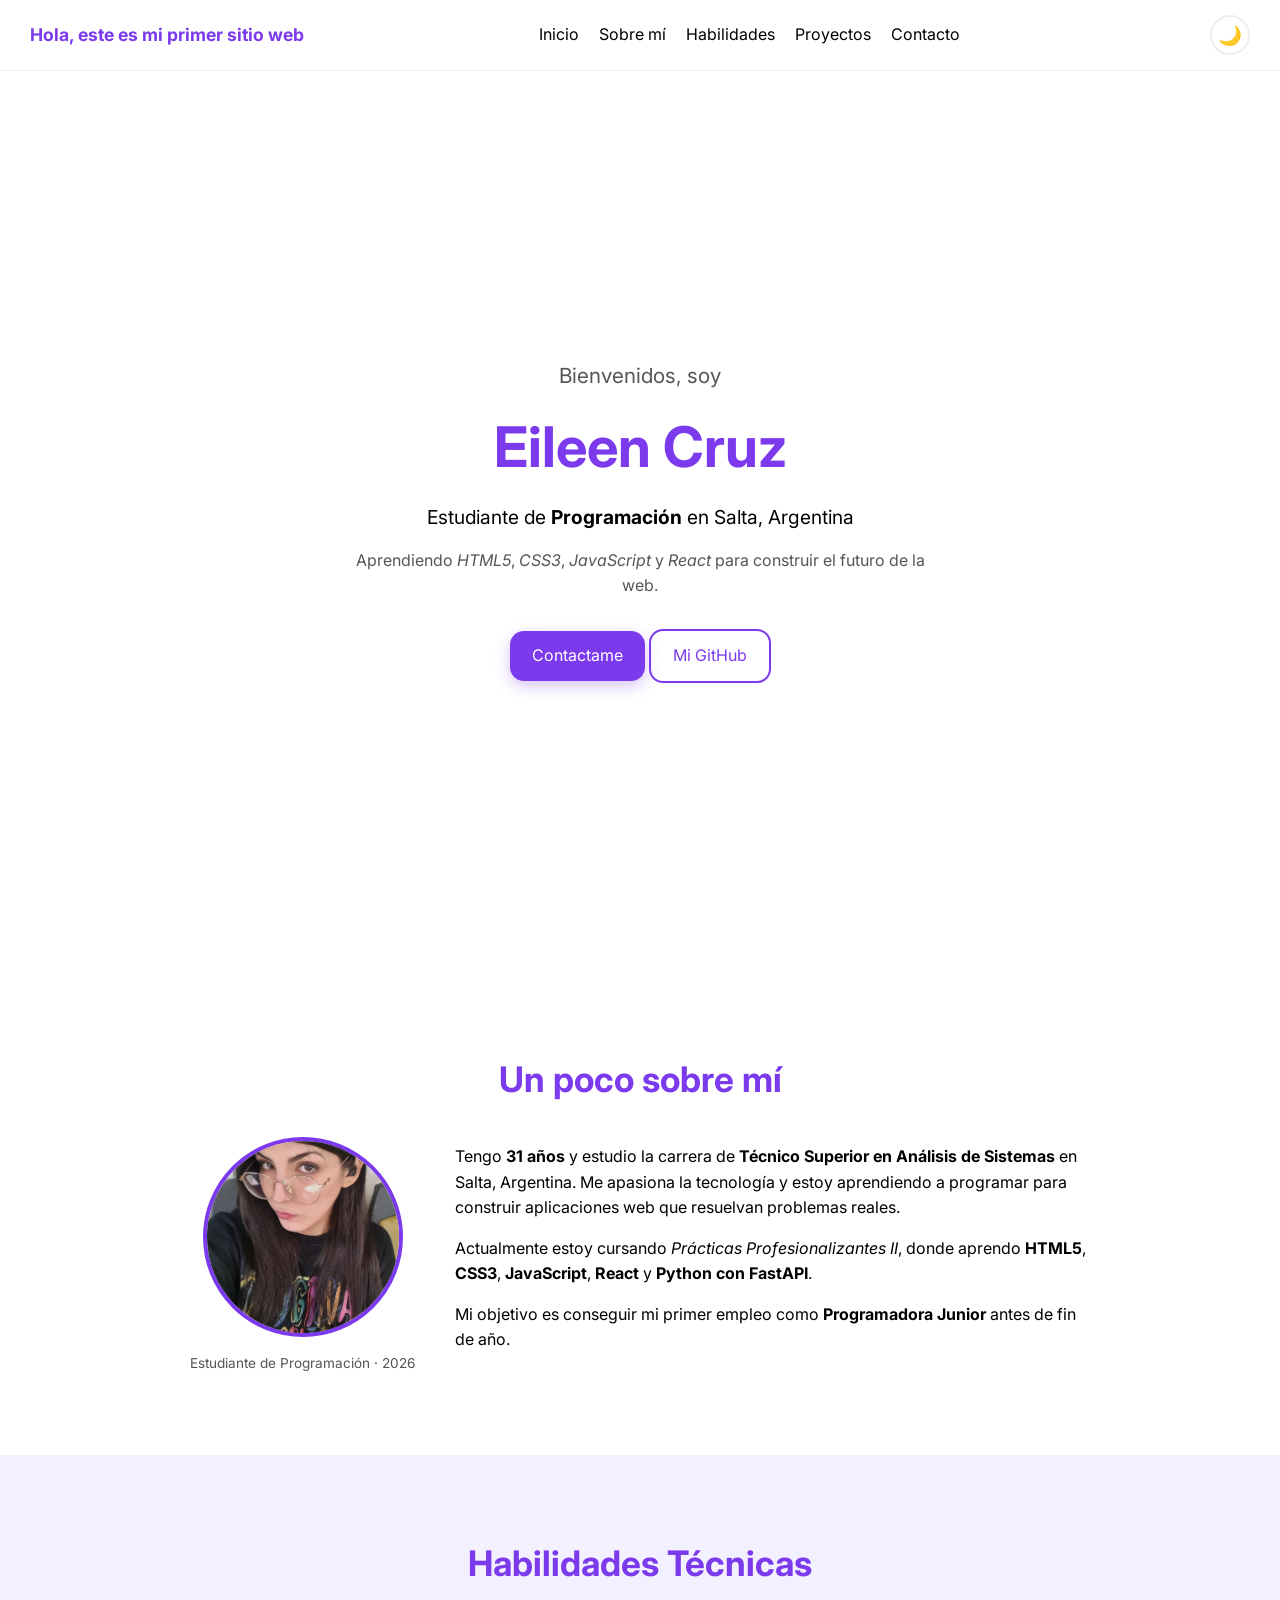
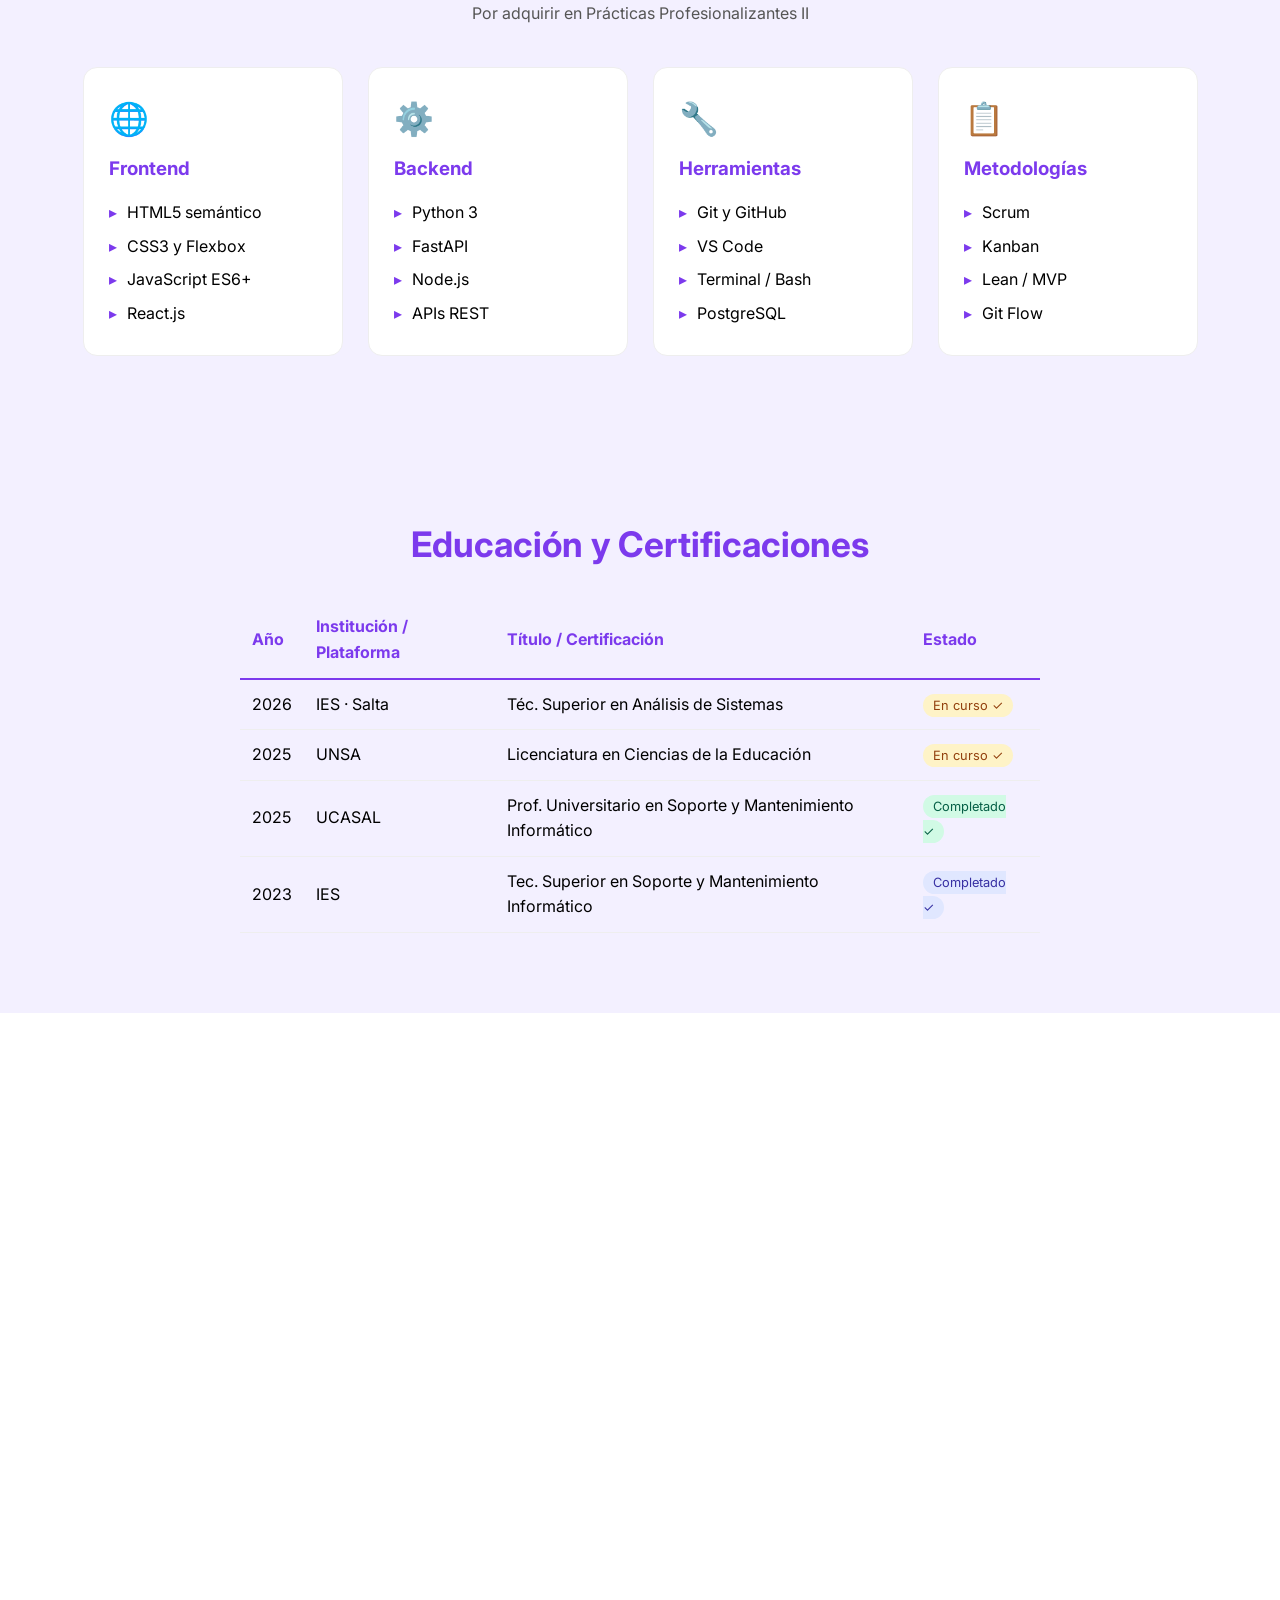
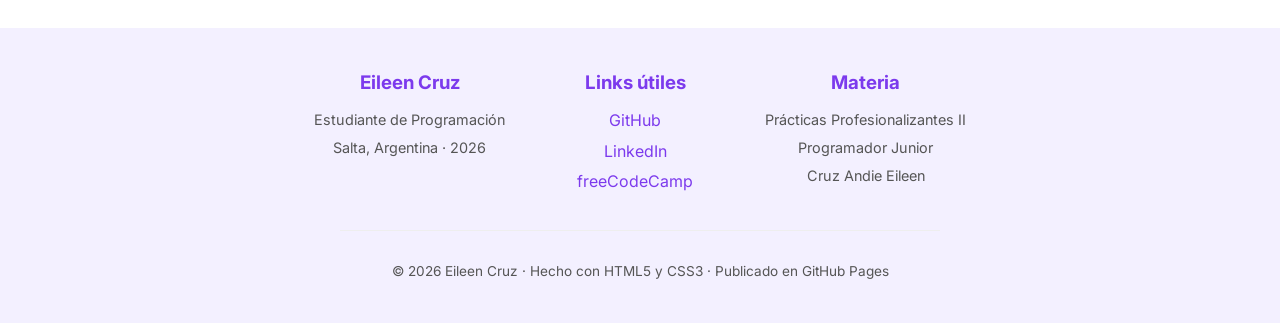
<file: index.html>
<!DOCTYPE html>
<html lang="es">
<head>
  <meta charset="UTF-8">
  <meta name="viewport" content="width=device-width, initial-scale=1.0">
  <meta name="description" content="Portfolio de Eileen Cruz - Estudiante de Programación en Salta, Argentina. HTML5, CSS3, JavaScript, React y Python.">
  <meta property="og:title" content="Eileen Cruz - Estudiante de Programación">
  <meta property="og:description" content="Portfolio personal - Prácticas Profesionalizantes II">
  <meta property="og:type" content="website">
  <title>Eileen Cruz - Estudiante de Programación</title>
  <link rel="preconnect" href="https://fonts.googleapis.com">
  <link rel="preconnect" href="https://fonts.gstatic.com" crossorigin>
  <link rel="dns-prefetch" href="https://fonts.googleapis.com">
  <link rel="dns-prefetch" href="https://fonts.gstatic.com">
  <link rel="icon" type="image/svg+xml" href="data:image/svg+xml,<svg xmlns='http://www.w3.org/2000/svg' viewBox='0 0 100 100'><text y='.9em' font-size='90'>💜</text></svg>">
  <link rel="preload" as="style" href="css/style.css">
  <link rel="preload" as="style" href="css/components.css">
  <link rel="stylesheet" href="css/style.css">
  <link rel="stylesheet" href="css/components.css">
  <link rel="stylesheet" href="https://fonts.googleapis.com/css2?family=Inter:wght@400;500;600;700&display=swap">
</head>
<body>

  <a href="#main-content" class="skip-link">Saltar al contenido principal</a>

  <div data-include="nav"></div>

  <main id="main-content" role="main">
    <div data-include="hero"></div>
    <div data-include="about"></div>
    <div data-include="skills"></div>
    <div data-include="education"></div>
    <div data-include="projects"></div>
  </main>

  <div data-include="footer"></div>

  <script src="js/include.js" defer></script>
  <script src="js/main.js" defer></script>
</body>
</html>
</file>
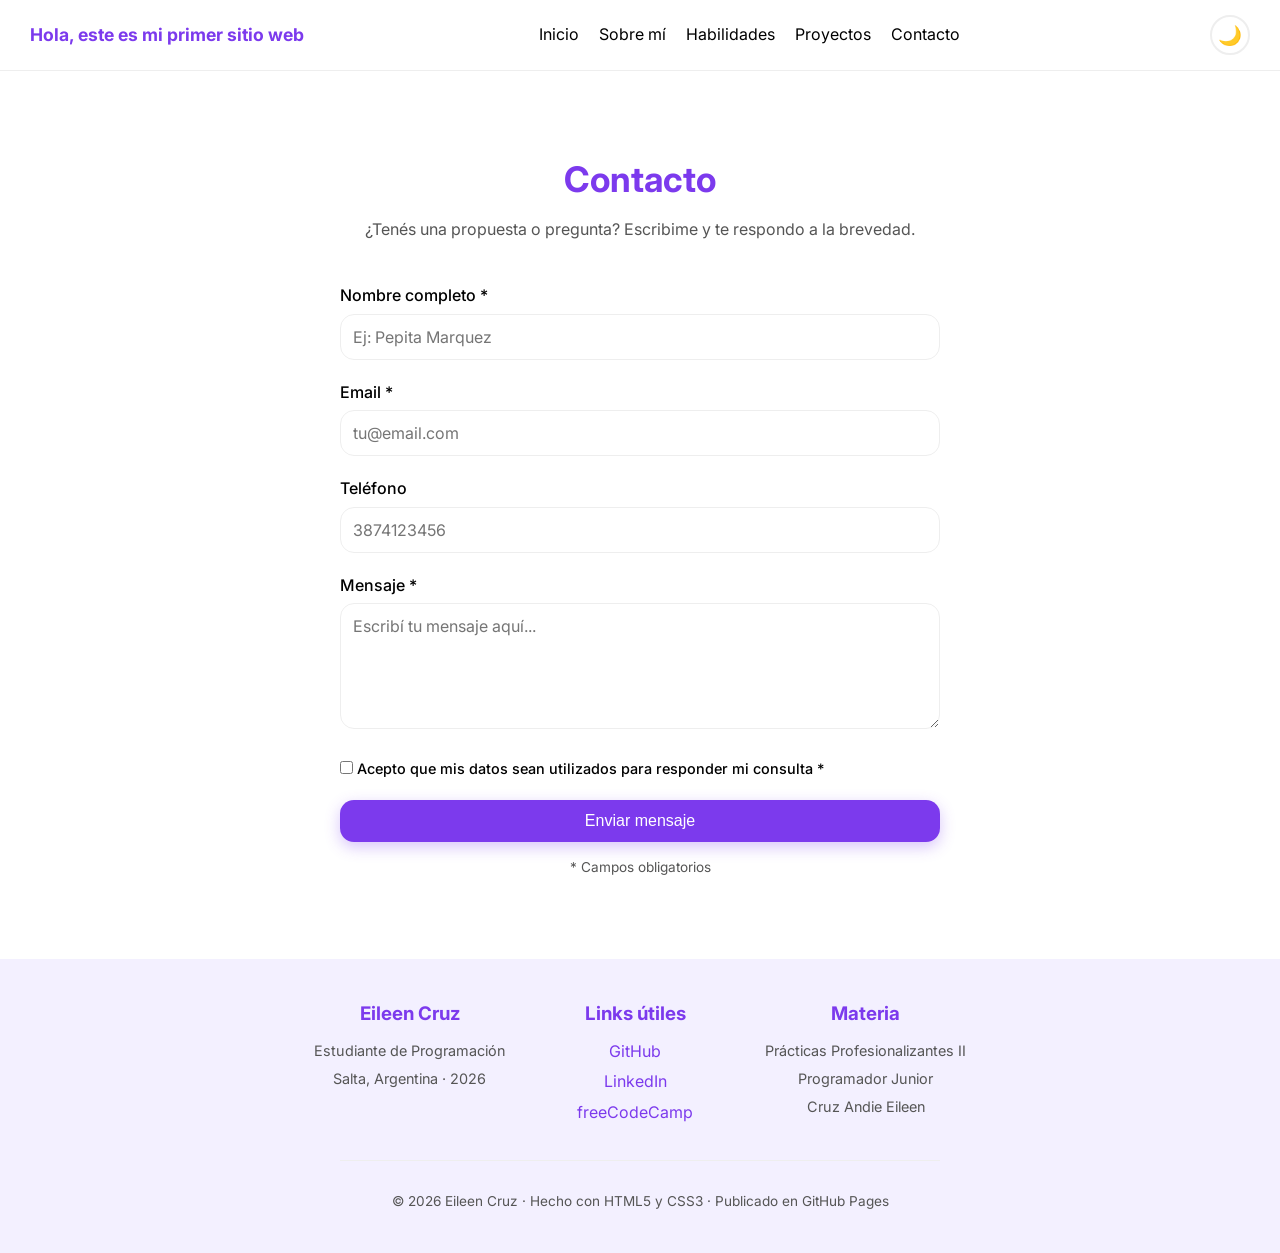
<file: contact.html>
<!DOCTYPE html>
<html lang="es">
<head>
  <meta charset="UTF-8">
  <meta name="viewport" content="width=device-width, initial-scale=1.0">
  <meta name="description" content="Contacto - Eileen Cruz, Estudiante de Programación">
  <meta property="og:title" content="Eileen Cruz - Contacto">
  <meta property="og:description" content="Formulario de contacto">
  <meta property="og:type" content="website">
  <title>Contacto - Eileen Cruz</title>
  <link rel="preconnect" href="https://fonts.googleapis.com">
  <link rel="preconnect" href="https://fonts.gstatic.com" crossorigin>
  <link rel="dns-prefetch" href="https://fonts.googleapis.com">
  <link rel="dns-prefetch" href="https://fonts.gstatic.com">
  <link rel="icon" type="image/svg+xml" href="data:image/svg+xml,<svg xmlns='http://www.w3.org/2000/svg' viewBox='0 0 100 100'><text y='.9em' font-size='90'>💜</text></svg>">
  <link rel="preload" as="style" href="css/style.css">
  <link rel="preload" as="style" href="css/components.css">
  <link rel="stylesheet" href="css/style.css">
  <link rel="stylesheet" href="css/components.css">
  <link rel="stylesheet" href="https://fonts.googleapis.com/css2?family=Inter:wght@400;500;600;700&display=swap">
</head>
<body>

  <a href="#main-content" class="skip-link">Saltar al contenido principal</a>

  <div data-include="nav"></div>

  <main id="main-content" role="main">
    <div data-include="contact-form"></div>
  </main>

  <div data-include="footer"></div>

  <script src="js/include.js" defer></script>
  <script src="js/main.js" defer></script>
</body>
</html>
</file>
<file: css/style.css>
/* RESET */
* {
  margin: 0;
  padding: 0;
  box-sizing: border-box;
}

/* VARIABLES */
:root {
  --bg: #ffffff;
  --bg-alt: #f3f0ff;
  --primary: #7c3aed;
  --primary-hover: #6d28d9;
  --secondary: #a78bfa;
  --text: #000000;
  --muted: #555;
  --glass: rgba(124, 58, 237, 0.08);
  --radius: 14px;
  --border: #eee;
  --card-bg: #ffffff;
  --navbar-bg: rgba(255, 255, 255, 0.8);
  --shadow: rgba(0, 0, 0, 0.1);
  --success-bg: #d1fae5;
  --success-color: #065f46;
  --error-color: #dc2626;
  --focus-ring: 3px solid #7c3aed;
}

.dark-mode {
  --bg: #0f0f1a;
  --bg-alt: #1a1a2e;
  --primary: #a78bfa;
  --primary-hover: #8b5cf6;
  --secondary: #7c3aed;
  --text: #e4e4e7;
  --muted: #a1a1aa;
  --glass: rgba(167, 139, 250, 0.1);
  --border: #2a2a3e;
  --card-bg: #1a1a2e;
  --navbar-bg: rgba(15, 15, 26, 0.9);
  --shadow: rgba(0, 0, 0, 0.4);
  --success-bg: #064e3b;
  --success-color: #6ee7b7;
  --error-color: #fca5a5;
  --focus-ring: 3px solid #a78bfa;
}

/* BASE */
html {
  scroll-behavior: smooth;
}

body {
  font-family: 'Inter', sans-serif;
  background: var(--bg);
  color: var(--text);
  line-height: 1.6;
  min-height: 100vh;
  transition: background-color 0.3s, color 0.3s;
}

/* ANIMATIONS */
@keyframes fadeUp {
  from {
    opacity: 0;
    transform: translateY(40px);
  }
  to {
    opacity: 1;
    transform: translateY(0);
  }
}

/* BTN */
.btn {
  padding: 12px 22px;
  border-radius: var(--radius);
  text-decoration: none;
  display: inline-block;
  border: none;
  cursor: pointer;
  font-size: 1rem;
  transition: transform 0.3s, background 0.3s, color 0.3s, border-color 0.3s, box-shadow 0.3s;
}

.btn-primary {
  background: var(--primary);
  color: white;
  box-shadow: 0 5px 15px rgba(124, 58, 237, 0.3);
}

.btn-primary:hover {
  transform: translateY(-3px);
  background: var(--primary-hover);
}

.btn-secondary {
  border: 2px solid var(--primary);
  color: var(--primary);
  background: transparent;
}

.btn-secondary:hover {
  background: var(--primary);
  color: white;
}

.btn-full {
  width: 100%;
}

/* FOCUS VISIBLE (accesibilidad) */
:focus-visible {
  outline: var(--focus-ring);
  outline-offset: 2px;
}

/* SKIP LINK */
.skip-link {
  position: absolute;
  top: -100px;
  left: 8px;
  background: var(--primary);
  color: white;
  padding: 8px 16px;
  border-radius: 0 0 var(--radius) var(--radius);
  z-index: 9999;
  text-decoration: none;
  font-size: 0.9rem;
  transition: top 0.2s;
}

.skip-link:focus {
  top: 0;
}

/* BADGES */
.badge {
  padding: 4px 10px;
  border-radius: 20px;
  font-size: 0.8rem;
}

.badge-progress {
  background: #fef3c7;
  color: #92400e;
}

.dark-mode .badge-progress {
  background: #422006;
  color: #fbbf24;
}

.badge-done {
  background: #d1fae5;
  color: #065f46;
}

.dark-mode .badge-done {
  background: #064e3b;
  color: #6ee7b7;
}

.badge-pending {
  background: #e0e7ff;
  color: #3730a3;
}

.dark-mode .badge-pending {
  background: #1e1b4b;
  color: #a5b4fc;
}

/* TAG */
.tag {
  background: #ede9fe;
  color: #5b21b6;
  padding: 5px 10px;
  border-radius: 20px;
  font-size: 0.75rem;
}

.dark-mode .tag {
  background: #2e1065;
  color: #c4b5fd;
}
</file>
<file: css/components.css>
/* ==================== */
/* HEADER / NAV         */
/* ==================== */
.site-header {
  display: flex;
  justify-content: space-between;
  align-items: center;
  padding: 15px 30px;
  position: sticky;
  top: 0;
  background: var(--navbar-bg);
  backdrop-filter: blur(10px);
  border-bottom: 1px solid var(--border);
  z-index: 1000;
  transition: background-color 0.3s, border-color 0.3s;
}

.logo {
  color: var(--primary);
  font-weight: bold;
  font-size: 1.1rem;
}

/* MENU TOGGLE (checkbox oculto) */
.menu-toggle {
  display: none;
}

.menu-icon {
  display: none;
  font-size: 1.8rem;
  cursor: pointer;
  user-select: none;
}

.navbar {
  display: flex;
  gap: 20px;
}

.nav-link {
  text-decoration: none;
  color: var(--text);
  position: relative;
  transition: color 0.3s;
}

.nav-link::after {
  content: "";
  position: absolute;
  width: 0%;
  height: 2px;
  bottom: -4px;
  left: 0;
  background: var(--primary);
  transition: 0.3s;
}

.nav-link:hover::after {
  width: 100%;
}

.nav-link:hover {
  color: var(--primary);
}

/* DARK MODE TOGGLE */
.dark-toggle {
  background: none;
  border: 2px solid var(--border);
  border-radius: 50%;
  width: 40px;
  height: 40px;
  display: flex;
  align-items: center;
  justify-content: center;
  cursor: pointer;
  font-size: 1.2rem;
  transition: 0.3s;
  margin-left: 15px;
  flex-shrink: 0;
}

.dark-toggle:hover {
  border-color: var(--primary);
  transform: scale(1.1);
}

.dark-toggle:focus-visible {
  outline: var(--focus-ring);
  outline-offset: 2px;
}

/* ==================== */
/* SECTIONS             */
/* ==================== */
.section {
  padding: 80px 20px;
  text-align: center;
  animation: fadeUp 0.8s ease both;
  content-visibility: auto;
  contain-intrinsic-size: 500px;
}

.section-alt {
  background: var(--bg-alt);
  transition: background-color 0.3s;
}

.section-title {
  font-size: 2.2rem;
  margin-bottom: 30px;
  color: var(--primary);
}

.section-subtitle {
  max-width: 600px;
  margin: -20px auto 40px;
  color: var(--muted);
}

/* ==================== */
/* HERO                 */
/* ==================== */
.hero {
  min-height: 100vh;
  display: flex;
  align-items: center;
  justify-content: center;
  padding: 40px;
  text-align: center;
  animation: fadeUp 1s ease;
}

.hero-content {
  max-width: 700px;
}

.hero-greeting {
  font-size: 1.3rem;
  color: var(--muted);
}

.hero-name {
  font-size: 3.5rem;
  color: var(--primary);
  margin: 10px 0;
}

.hero-role {
  font-size: 1.2rem;
  margin-bottom: 10px;
}

.hero-description {
  max-width: 600px;
  margin: 15px auto 30px;
  color: var(--muted);
}

/* ==================== */
/* ABOUT                */
/* ==================== */
.about-container {
  display: flex;
  flex-wrap: wrap;
  gap: 40px;
  justify-content: center;
  align-items: center;
  max-width: 900px;
  margin: 0 auto;
}

.about-text {
  flex: 1;
  min-width: 280px;
  text-align: left;
}

.about-text p {
  margin-bottom: 15px;
}

.profile-img {
  width: 200px;
  height: 200px;
  border-radius: 50%;
  border: 4px solid var(--primary);
  object-fit: cover;
}

.about-photo figcaption {
  margin-top: 8px;
  color: var(--muted);
  font-size: 0.85rem;
}

/* ==================== */
/* CARDS                */
/* ==================== */
.cards-container {
  display: flex;
  flex-wrap: wrap;
  gap: 25px;
  justify-content: center;
}

.card {
  background: var(--card-bg);
  border-radius: var(--radius);
  padding: 25px;
  width: 260px;
  transition: transform 0.3s, box-shadow 0.3s, background-color 0.3s, border-color 0.3s;
  border: 1px solid var(--border);
  text-align: left;
}

.card:hover {
  transform: translateY(-8px);
  box-shadow: 0 15px 30px var(--shadow);
}

.card-icon {
  font-size: 2rem;
  margin-bottom: 10px;
}

.card-title {
  color: var(--primary);
  margin-bottom: 12px;
}

.card-desc {
  color: var(--muted);
  font-size: 0.9rem;
  margin-bottom: 12px;
  line-height: 1.4;
}

.card-tags {
  display: flex;
  flex-wrap: wrap;
  gap: 6px;
  margin-bottom: 15px;
}

.card-project .btn-sm {
  padding: 8px 16px;
  font-size: 0.85rem;
}

.card-list {
  list-style: none;
}

.card-list li {
  padding: 4px 0;
  position: relative;
  padding-left: 18px;
}

.card-list li::before {
  content: "▸";
  position: absolute;
  left: 0;
  color: var(--primary);
}

/* ==================== */
/* TABLE                */
/* ==================== */
.table-container {
  max-width: 800px;
  margin: 0 auto;
  overflow-x: auto;
}

.data-table {
  width: 100%;
  border-collapse: collapse;
  text-align: left;
}

.data-table th {
  color: var(--primary);
  padding: 12px;
  border-bottom: 2px solid var(--primary);
}

.data-table td {
  padding: 12px;
  border-bottom: 1px solid var(--border);
}

.data-table tbody tr:hover {
  background: rgba(124, 58, 237, 0.05);
}

/* ==================== */
/* FORM                 */
/* ==================== */
.contact-form {
  max-width: 600px;
  margin: 0 auto;
  text-align: left;
}

.form-group {
  margin-bottom: 20px;
}

.form-group label {
  display: block;
  margin-bottom: 5px;
  font-weight: 500;
}

input,
select,
textarea {
  width: 100%;
  padding: 12px;
  border-radius: var(--radius);
  border: 1px solid var(--border);
  font-family: inherit;
  font-size: 1rem;
  background: var(--bg);
  color: var(--text);
  transition: border-color 0.3s, background-color 0.3s, color 0.3s;
}

input:focus,
textarea:focus {
  outline: none;
  border: 2px solid var(--primary);
}

.checkbox-label {
  display: flex;
  align-items: center;
  gap: 10px;
  font-size: 0.9rem;
}

.checkbox-label input[type="checkbox"] {
  width: auto;
}

.field-error {
  color: var(--error-color);
  font-size: 0.8rem;
  margin-top: 5px;
}

.input-error {
  border-color: var(--error-color) !important;
}

.input-error:focus {
  border-color: var(--error-color) !important;
}

.form-success {
  text-align: center;
  padding: 40px 20px;
}

.form-success-icon {
  display: inline-flex;
  align-items: center;
  justify-content: center;
  width: 60px;
  height: 60px;
  border-radius: 50%;
  background: var(--success-bg);
  color: var(--success-color);
  font-size: 1.5rem;
  margin-bottom: 15px;
}

.form-success p {
  font-size: 1.1rem;
  color: var(--muted);
}

.form-note {
  margin-top: 15px;
  font-size: 0.85rem;
  color: var(--muted);
  text-align: center;
}

/* ==================== */
/* FOOTER               */
/* ==================== */
.site-footer {
  padding: 40px;
  text-align: center;
  background: var(--bg-alt);
  transition: background-color 0.3s;
}

.footer-content {
  display: flex;
  flex-wrap: wrap;
  justify-content: center;
  gap: 40px;
  max-width: 900px;
  margin: 0 auto;
}

.footer-section {
  min-width: 180px;
}

.footer-section h3 {
  color: var(--primary);
  margin-bottom: 10px;
}

.footer-section p {
  margin-bottom: 5px;
  color: var(--muted);
  font-size: 0.9rem;
}

.footer-links {
  list-style: none;
}

.footer-links li {
  margin-bottom: 5px;
}

.footer-links a {
  text-decoration: none;
  color: var(--primary);
  transition: opacity 0.3s;
}

.footer-links a:hover {
  opacity: 0.7;
}

.footer-divider {
  border: none;
  border-top: 1px solid var(--border);
  margin: 30px auto;
  max-width: 600px;
}

.footer-copyright {
  color: var(--muted);
  font-size: 0.85rem;
}

/* ==================== */
/* RESPONSIVE           */
/* ==================== */
@media (max-width: 768px) {
  .menu-icon {
    display: block;
  }

  .navbar {
    position: absolute;
    top: 70px;
    right: 0;
    background: var(--card-bg);
    flex-direction: column;
    width: 200px;
    padding: 20px;
    display: none;
    border: 1px solid var(--border);
    border-radius: 0 0 0 var(--radius);
    box-shadow: 0 10px 25px rgba(0, 0, 0, 0.1);
  }

  .menu-toggle:checked ~ .navbar {
    display: flex;
  }

  .hero-name {
    font-size: 2.2rem;
  }

  .about-container {
    flex-direction: column;
  }

  .section-title {
    font-size: 1.6rem;
  }

  .section {
    padding: 50px 15px;
  }

  .footer-content {
    flex-direction: column;
    gap: 25px;
  }
}

@media (max-width: 480px) {
  .hero-name {
    font-size: 1.8rem;
  }

  .hero {
    min-height: 80vh;
    padding: 20px;
  }

  .card {
    width: 100%;
  }
}
</file>
